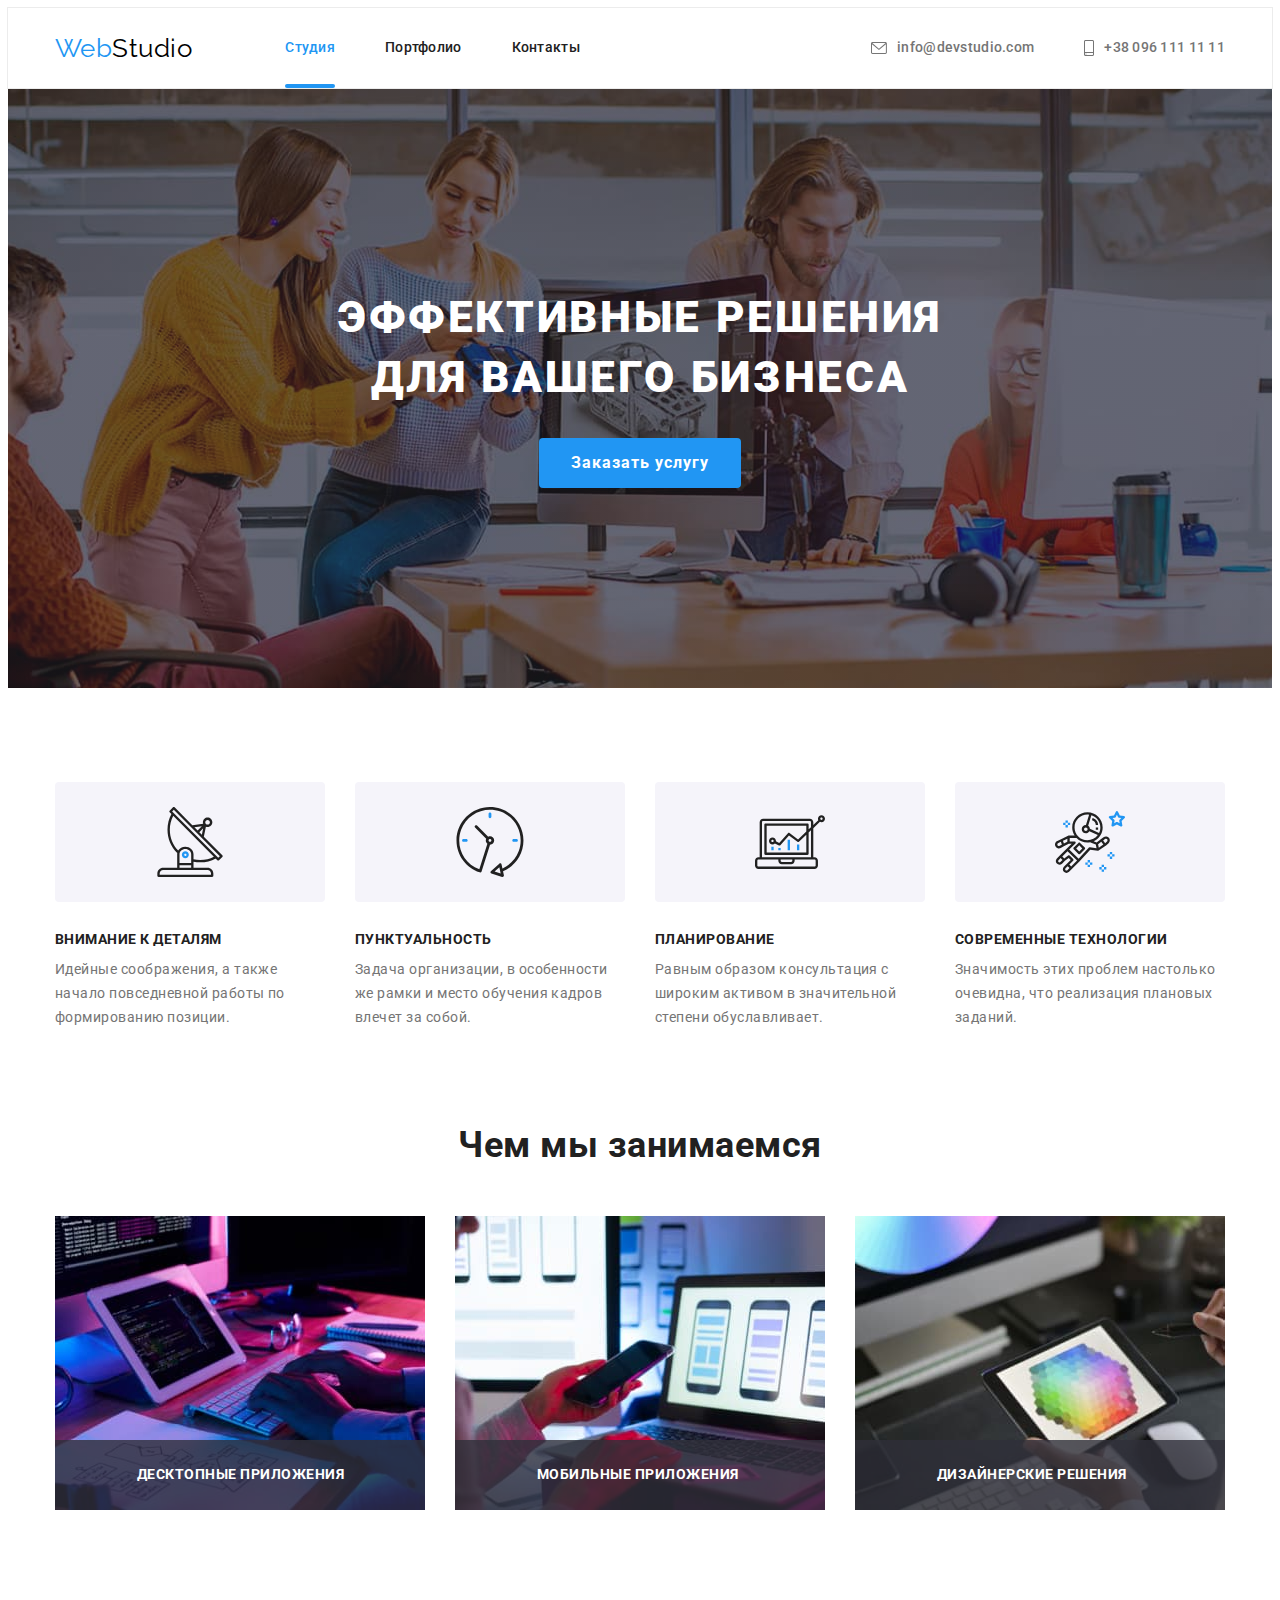
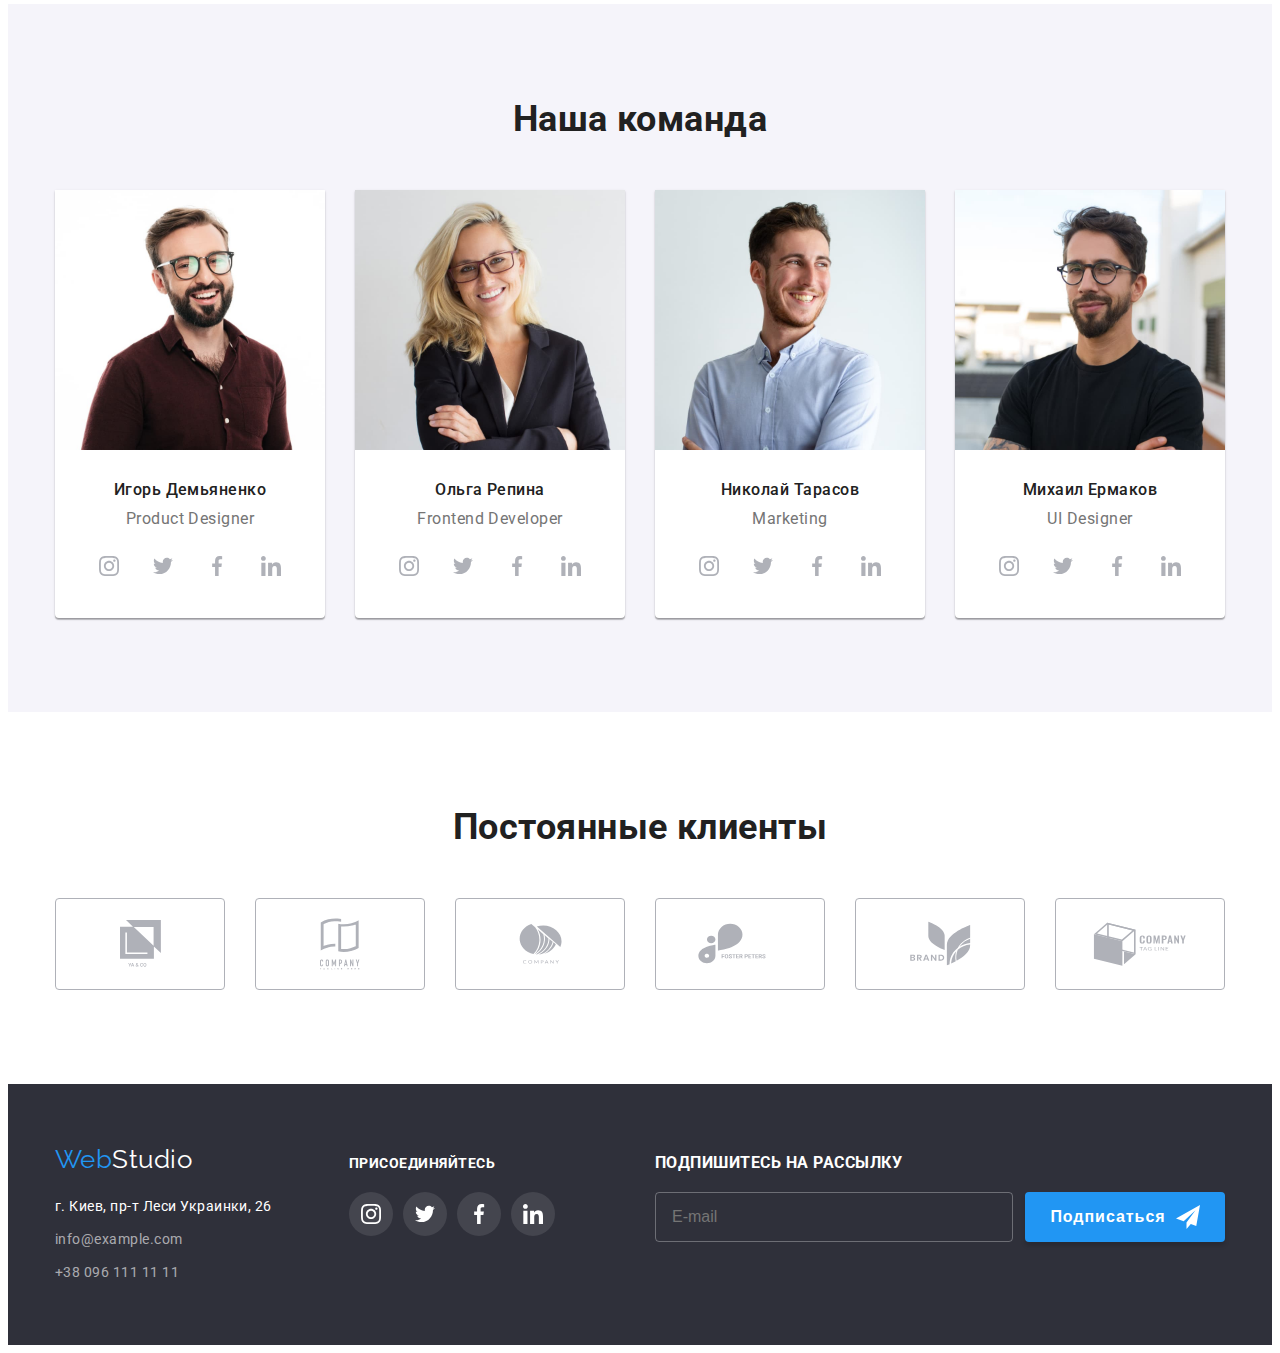
<file: index.html>
<!DOCTYPE html>
<html lang="ru">
<head>
    <meta charset="UTF-8">
    <meta http-equiv="X-UA-Compatible" content="IE=edge">
    <meta name="viewport" content="width=device-width, initial-scale=1.0">
    <title>WebStudio</title>
    <link href="https://fonts.googleapis.com/css2?family=Raleway:wght@700&family=Roboto:wght@400;500;700;900&display=swap" rel="stylesheet">
    <link rel="stylesheet" href="https://cdnjs.cloudflare.com/ajax/libs/modern-normalize/1.1.0/modern-normalize.min.css"
        integrity="sha512-wpPYUAdjBVSE4KJnH1VR1HeZfpl1ub8YT/NKx4PuQ5NmX2tKuGu6U/JRp5y+Y8XG2tV+wKQpNHVUX03MfMFn9Q=="
        crossorigin="anonymous" referrerpolicy="no-referrer" />
    <link rel="stylesheet" href="./css/main.min.css">
</head>
<body>
    <header class="header">
        <div class="container main-nav">
            <nav class="main-nav">
                <a href="./index.html" class="logo">
                    <span class="accent">Web</span>Studio
                </a>
                <ul class="site-nav">
                    <li class="item">
                        <a href="./index.html" class="link current">Студия</a>
                    </li>
                    <li class="item">
                        <a href="./portfolio.html" class="link">Портфолио</a>
                    </li>
                    <li class="item">
                        <a href="/" class="link">Контакты</a>
                    </li>
                </ul>
            </nav>
            <ul class="contacts">
                <li class="item">
                    <a href="mailto:info@devstudio.com" class="link">
                        <svg class="icon-contacts" width="16" height="12" aria-hidden="true">
                            <use href="./images/icons.svg#envelope"></use>
                        </svg>
                        info@devstudio.com
                    </a>
                </li>
                <li class="item">
                    <a href="tel:+380961111111" class="link">
                        <svg class="icon-contacts" width="10" height="16" aria-hidden="true">
                            <use href="./images/icons.svg#smartphone"></use>
                        </svg>
                        +38 096 111 11 11
                    </a>
                </li>
            </ul>
        </div>
    </header>
    <main>
        <section class="section hero">
            <div class="container">
                <h1 class="hero-title">Эффективные решения для вашего бизнеса</h1>
                <button data-modal-open type="button" class="button">Заказать услугу</button>
            </div>
        </section>
        <section class="section">
            <div class="container">
                <h2 class="visually-hidden">Особенности</h2>
                <ul class="peculiarities">
                    <li class="item">
                        <div class="thumb">
                            <svg class="icon-details" width="70" height="70">
                                <use href="./images/icons.svg#antenna"></use>
                            </svg>
                        </div>
                        <h3 class="title">Внимание к деталям</h3>
                        <p class="text">
                            Идейные соображения, а также начало повседневной работы по формированию позиции.
                        </p>
                    </li>
                    <li class="item">
                        <div class="thumb">
                            <svg class="icon-details" width="70" height="70">
                                <use href="./images/icons.svg#clock"></use>
                            </svg>
                        </div>
                        <h3 class="title">Пунктуальность</h3>
                        <p class="text">
                            Задача организации, в особенности же рамки и место обучения кадров влечет за собой.
                        </p>
                    </li>
                    <li class="item">
                        <div class="thumb">
                            <svg class="icon-details" width="70" height="70">
                                <use href="./images/icons.svg#diagram"></use>
                            </svg>
                        </div>
                        <h3 class="title">Планирование</h3>
                        <p class="text">
                            Равным образом консультация с широким активом в значительной степени обуславливает.
                        </p>
                    </li>
                    <li class="item">
                        <div class="thumb">
                            <svg class="icon-details" width="70" height="70">
                                <use href="./images/icons.svg#astronaut"></use>
                            </svg>
                        </div>
                        <h3 class="title">Современные технологии</h3>
                        <p class="text">
                            Значимость этих проблем настолько очевидна, что реализация плановых заданий.
                        </p>
                    </li>
                </ul>
            </div>
        </section>
        <section class="section image">
            <div class="container">
                <h2 class="section-title">Чем мы занимаемся</h2>
                <ul class="picture">
                    <li class="item">
                        <img src="./images/1.jpg" alt="Верстка" width="370">
                        <div class="picture-text">
                            <p class="picture-text-text">Десктопные приложения</p>
                        </div>
                    </li>
                    <li class="item">
                        <img src="./images/2.jpg" alt="Разработка моб. приложений" width="370">
                        <div class="picture-text">
                            <p class="picture-text-text">Мобильные приложения</p>
                        </div>
                    </li>
                    <li class="item">
                        <img src="./images/3.jpg" alt="Робота за ПК" width="370">
                        <div class="picture-text">
                            <p class="picture-text-text">Дизайнерские решения</p>
                        </div>
                    </li>
                </ul>
            </div>
        </section>
        <section class="section team">
            <div class="container">
                <h2 class="team-title">Наша команда</h2>
                <ul class="work-list">
                    <li class="item">
                        <article class="card">
                            <div class="card-thumb">
                                <img src="./images/4.jpg" alt="работник1" width="270">
                            </div>
                            <div class="card-content">
                                <h3 class="title">Игорь Демьяненко</h3>
                                <p class="team-text">Product Designer</p>
                                <ul class="card-icon">
                                    <li class="item-team">
                                        <a class="link" href="#">
                                            <svg class="icon-team" width="20" height="20" aria-label="Ссылка на Instagram">
                                                <use href="./images/icons.svg#instagram"></use>
                                            </svg>
                                        </a>
                                    </li>
                                    <li class="item-team">
                                        <a class="link" href="#">
                                            <svg class="icon-team" width="20" height="20" aria-label="Ссылка на Twitter">
                                                <use href="./images/icons.svg#twitter"></use>
                                            </svg>
                                        </a>
                                    </li>
                                    <li class="item-team">
                                        <a class="link" href="#">
                                            <svg class="icon-team" width="20" height="20" aria-label="Ссылка на Facebook">
                                                <use href="./images/icons.svg#facebook"></use>
                                            </svg>
                                        </a>
                                    </li>
                                    <li class="item-team">
                                        <a class="link" href="#">
                                            <svg class="icon-team" width="20" height="20" aria-label="Ссылка на Linkedin">
                                                <use href="./images/icons.svg#linkedin"></use>
                                            </svg>
                                        </a>
                                    </li>
                                </ul>
                            </div>
                        </article>
                    </li>
                    <li class="item">
                        <article class="card">
                            <div class="card-thumb">
                                <img src="./images/5.jpg" alt="работник2" width="270">
                            </div>
                            <div class="card-content">
                                <h3 class="title">Ольга Репина</h3>
                                <p class="team-text">Frontend Developer</p>
                                <ul class="card-icon">
                                    <li class="item-team">
                                        <a class="link" href="#">
                                            <svg class="icon-team" width="20" height="20" aria-label="Ссылка на Instagram">
                                                <use href="./images/icons.svg#instagram"></use>
                                            </svg>
                                        </a>
                                    </li>
                                    <li class="item-team">
                                        <a class="link" href="#">
                                            <svg class="icon-team" width="20" height="20" aria-label="Ссылка на Twitter">
                                                <use href="./images/icons.svg#twitter"></use>
                                            </svg>
                                        </a>
                                    </li>
                                    <li class="item-team">
                                        <a class="link" href="#">
                                            <svg class="icon-team" width="20" height="20" aria-label="Ссылка на Facebook">
                                                <use href="./images/icons.svg#facebook"></use>
                                            </svg>
                                        </a>
                                    </li>
                                    <li class="item-team">
                                        <a class="link" href="#">
                                            <svg class="icon-team" width="20" height="20" aria-label="Ссылка на Linkedin">
                                                <use href="./images/icons.svg#linkedin"></use>
                                            </svg>
                                        </a>
                                    </li>
                                </ul>
                            </div>
                        </article>
                    </li>
                    <li class="item">
                        <article class="card">
                            <div class="card-thumb">
                                <img src="./images/6.jpg" alt="работник3" width="270">
                            </div>
                            <div class="card-content">
                                <h3 class="title">Николай Тарасов</h3>
                                <p class="team-text">Marketing</p>
                                <ul class="card-icon">
                                    <li class="item-team">
                                        <a class="link" href="#">
                                            <svg class="icon-team" width="20" height="20" aria-label="Ссылка на Instagram">
                                                <use href="./images/icons.svg#instagram"></use>
                                            </svg>
                                        </a>
                                    </li>
                                    <li class="item-team">
                                        <a class="link" href="#">
                                            <svg class="icon-team" width="20" height="20" aria-label="Ссылка на Twitter">
                                                <use href="./images/icons.svg#twitter"></use>
                                            </svg>
                                        </a>
                                    </li>
                                    <li class="item-team">
                                        <a class="link" href="#">
                                            <svg class="icon-team" width="20" height="20" aria-label="Ссылка на Facebook">
                                                <use href="./images/icons.svg#facebook"></use>
                                            </svg>
                                        </a>
                                    </li>
                                    <li class="item-team">
                                        <a class="link" href="#">
                                            <svg class="icon-team" width="20" height="20" aria-label="Ссылка на Linkedin">
                                                <use href="./images/icons.svg#linkedin"></use>
                                            </svg>
                                        </a>
                                    </li>
                                </ul>
                            </div>
                        </article>
                    </li>
                    <li class="item">
                        <article class="card">
                            <div class="card-thumb">
                                <img src="./images/7.jpg" alt="работник4" width="270">
                            </div>
                            <div class="card-content">
                                <h3 class="title">Михаил Ермаков</h3>
                                <p class="team-text">UI Designer</p>
                                <ul class="card-icon">
                                    <li class="item-team">
                                        <a class="link" href="#">
                                            <svg class="icon-team" width="20" height="20" aria-label="Ссылка на Instagram">
                                                <use href="./images/icons.svg#instagram"></use>
                                            </svg>
                                        </a>
                                    </li>
                                    <li class="item-team">
                                        <a class="link" href="#">
                                            <svg class="icon-team" width="20" height="20" aria-label="Ссылка на Twitter">
                                                <use href="./images/icons.svg#twitter"></use>
                                            </svg>
                                        </a>
                                    </li>
                                    <li class="item-team">
                                        <a class="link" href="#">
                                            <svg class="icon-team" width="20" height="20" aria-label="Ссылка на Facebook">
                                                <use href="./images/icons.svg#facebook"></use>
                                            </svg>
                                        </a>
                                    </li>
                                    <li class="item-team">
                                        <a class="link" href="#">
                                            <svg class="icon-team" width="20" height="20" aria-label="Ссылка на Linkedin">
                                                <use href="./images/icons.svg#linkedin"></use>
                                            </svg>
                                        </a>
                                    </li>
                                </ul>
                            </div>
                        </article>
                    </li>
                </ul>
            </div>
        </section>
        <section class="section clients">
            <div class="container">
                <h2 class="clients-title">Постоянные клиенты</h2>
                <ul class="company">
                    <li class="item">
                        <a class="link" href="#">
                            <svg class="icon-clients" width="41" height="47">
                                <use href="./images/icons.svg#client1"></use>
                            </svg>
                        </a>
                    </li>
                    <li class="item">
                        <a class="link" href="#">
                            <svg class="icon-clients" width="40" height="52">
                                <use href="./images/icons.svg#client2"></use>
                            </svg>
                        </a>
                    </li>
                    <li class="item">
                        <a class="link" href="#">
                            <svg class="icon-clients" width="43" height="41">
                                <use href="./images/icons.svg#client3"></use>
                            </svg>
                        </a>
                    </li>
                    <li class="item">
                        <a class="link" href="#">
                            <svg class="icon-clients" width="84" height="41">
                                <use href="./images/icons.svg#client4"></use>
                            </svg>
                        </a>
                    </li>
                    <li class="item">
                        <a class="link" href="#">
                            <svg class="icon-clients" width="63" height="45">
                                <use href="./images/icons.svg#client5"></use>
                            </svg>
                        </a>
                    </li>
                    <li class="item">
                        <a class="link" href="#">
                            <svg class="icon-clients" width="94" height="44">
                                <use href="./images/icons.svg#client6"></use>
                            </svg>
                        </a>
                    </li>
                </ul>
            </div>
        </section>
    </main>
    <footer class="footer">
        <div class="container address">
            <div class="footer-address">
                <a href="./index.html" class="logo-white"><span class="accent">Web</span>Studio</a>
                <address class="address">
                    <ul class="address-nav">
                        <li class="item"><a class="link-nav" href="https://bit.ly/3pXMvUd" target="_blank"
                                rel="noopener noreferrer">г.
                                Киев, пр-т
                                Леси Украинки, 26</a></li>
                        <li class="item"><a class="link" href="mailto:info@devstudio.com">info@example.com</a></li>
                        <li class="item"><a class="link" href="tel:+380961111111">+38 096 111 11 11</a></li>
                    </ul>
                </address>
            </div>
            <div class="footer-container">
                <h3 class="title">присоединяйтесь</h3>
                <ul class="social">
                    <li class="item-social">
                        <a class="link" href="#">
                            <svg class="icon-social" width="20" height="20" aria-label="Ссылка на Instagram">
                                <use href="./images/icons.svg#instagram"></use>
                            </svg>
                        </a>
                    </li>
                    <li class="item-social">
                        <a class="link" href="#">
                            <svg class="icon-social" width="20" height="20" aria-label="Ссылка на Twitter">
                                <use href="./images/icons.svg#twitter"></use>
                            </svg>
                        </a>
                    </li>
                    <li class="item-social">
                        <a class="link" href="#">
                            <svg class="icon-social" width="20" height="20" aria-label="Ссылка на Facebook">
                                <use href="./images/icons.svg#facebook"></use>
                            </svg>
                        </a>
                    </li>
                    <li class="item-social">
                        <a class="link" href="#">
                            <svg class="icon-social" width="20" height="20" aria-label="Ссылка на Linkedin">
                                <use href="./images/icons.svg#linkedin"></use>
                            </svg>
                        </a>
                    </li>
                </ul>
            </div>
            <div class="form-footer">
                <b class="form-title">Подпишитесь на рассылку</b>
                <form class="form-subscription">
                    <input class="input-subscription" type="email" name="email" id="email" placeholder="E-mail" />
                    <button class="button-subscription" type="submit">
                        Подписаться
                        <svg class="icon-form" width="24" height="24" aria-hidden="true">
                            <use href="./images/icons.svg#send"></use>
                        </svg>
                    </button>
                </form>
            </div>
        </div>
    </footer>

    <div class="backdrop is-hidden" data-modal>
        <div class="modal">
            <button data-modal-close type="button" class="modal-item">
                <svg class="icon-modal" width="18" height="18" aria-hidden="true">
                    <use href="./images/icons.svg#close"></use>
                </svg>
            </button>
            <form class="form-modal" name="data" autocomplete="on">
                <strong class="form-modal-title">Оставьте свои данные, мы вам перезвоним</strong>
                <div role="group" class="form-group-field">
                    <label class="form-label" for="user-name">Имя</label>
                    <div class="form-field">
                        <svg class="icon-input" width="18" height="18" aria-hidden="true">
                            <use href="./images/icons.svg#person"></use>
                        </svg>
                        <input class="form-input" type="text" name="user-name" id="user-name" minlength="3" placeholder=" "
                            required autofocus>
                    </div>
                    <label class="form-label" for="user-phone">Телефон</label>
                    <div class="form-field">
                        <svg class="icon-input" width="18" height="18" aria-hidden="true">
                            <use href="./images/icons.svg#phone"></use>
                        </svg>
                        <input class="form-input" type="tel" name="user-phone" id="user-phone" pattern=" " placeholder=""
                            required>
                    </div>
                    <label class="form-label" for="user-email">Почта</label>
                    <div class="form-field">
                        <svg class="icon-input" width="18" height="18" aria-hidden="true">
                            <use href="./images/icons.svg#email"></use>
                        </svg>
                        <input class="form-input" type="email" name="user-email" id="user-email" placeholder=" " required>
                    </div>
                    <label class="form-label" for="user-notes">Комментарий</label>
                    <textarea class="form-textarea" name="user-notes" id="user-notes" rows="3"
                        placeholder="Введите текст"></textarea>
                </div>
                <label class="form-contract-label">
                    <input class="checkbox visually-hidden" type="checkbox" name="user-contract" required> Соглашаюсь с
                    рассылкой и принимаю&nbsp;
                    <a class="form-contract-link" href="#">Условия договора</a>
                    <svg class="icon-contract-check" width="16" height="15" aria-hidden="true">
                        <use href="./images/icons.svg#check"></use>
                    </svg>
                    <svg class="icon-contract-checked" width="16" height="15" aria-hidden="true">
                        <use href="./images/icons.svg#checked"></use>
                    </svg>
                </label>
                <button class="form-modal-btn" type="submit">Отправить</button>
            </form>
        </div>
    </div>
    <script src="./js/modal.js"></script>
</body>
</html>
</file>
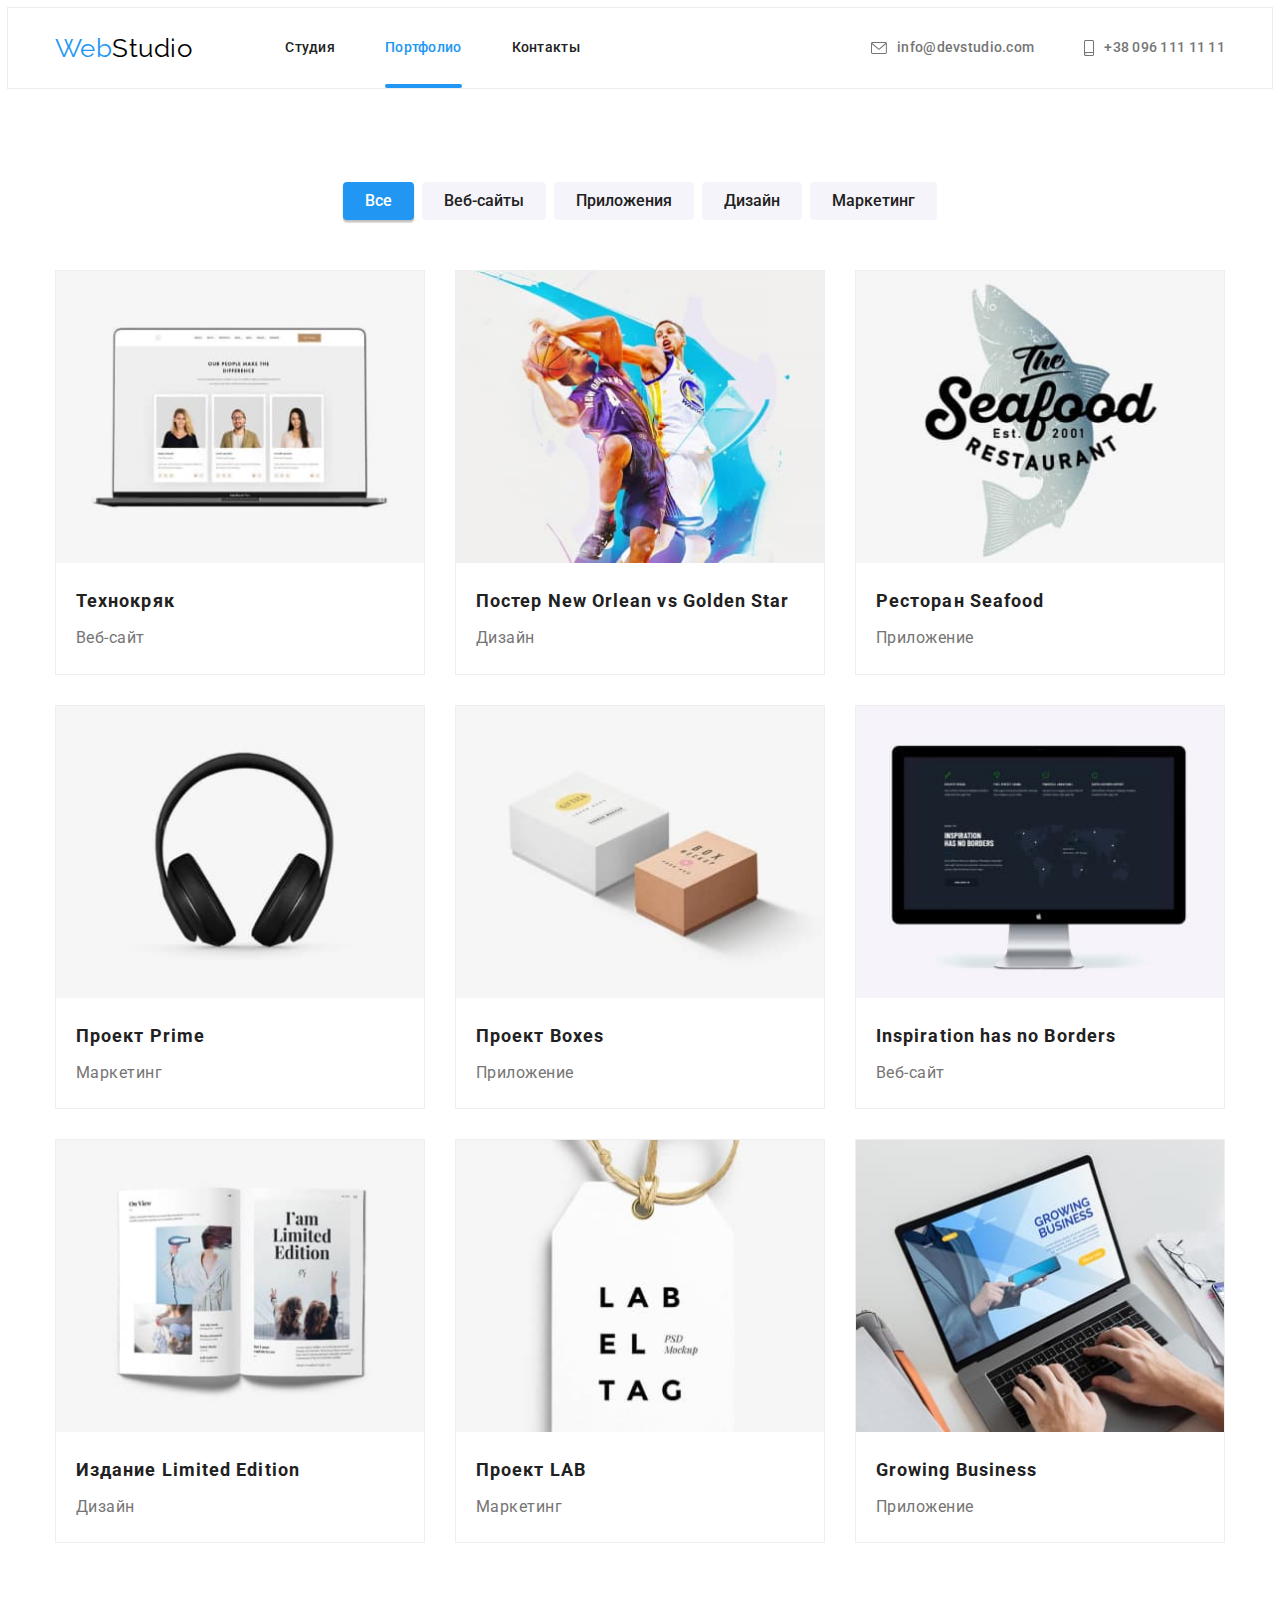
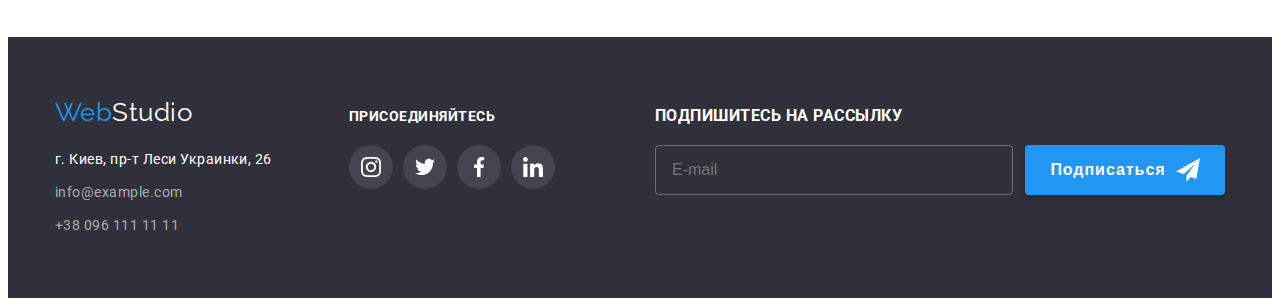
<file: portfolio.html>
<!DOCTYPE html>
<html lang="ru">
<head>
    <meta charset="UTF-8">
    <meta http-equiv="X-UA-Compatible" content="IE=edge">
    <meta name="viewport" content="width=device-width, initial-scale=1.0">
    <title>WebStudio</title>
    <link href="https://fonts.googleapis.com/css2?family=Raleway:wght@700&family=Roboto:wght@400;500;700&display=swap" rel="stylesheet">
    <link rel="stylesheet" href="https://cdnjs.cloudflare.com/ajax/libs/modern-normalize/1.1.0/modern-normalize.min.css"
        integrity="sha512-wpPYUAdjBVSE4KJnH1VR1HeZfpl1ub8YT/NKx4PuQ5NmX2tKuGu6U/JRp5y+Y8XG2tV+wKQpNHVUX03MfMFn9Q=="
        crossorigin="anonymous" referrerpolicy="no-referrer" />
    <link rel="stylesheet" href="./css/main.min.css">
</head>
<body>
    <header class="header">
        <div class="container main-nav">
            <nav class="main-nav">
                <a href="./index.html" class="logo">
                    <span class="accent">Web</span>Studio
                </a>
                <ul class="site-nav">
                    <li class="item">
                        <a href="./index.html" class="link">Студия</a>
                    </li>
                    <li class="item">
                        <a href="./portfolio.html" class="link current">Портфолио</a>
                    </li>
                    <li class="item">
                        <a href="/" class="link">Контакты</a>
                    </li>
                </ul>
            </nav>
            <ul class="contacts">
                <li class="item">
                    <a href="mailto:info@devstudio.com" class="link">
                        <svg class="icon-contacts" width="16" height="12" aria-hidden="true">
                            <use href="./images/icons.svg#envelope"></use>
                        </svg>
                        info@devstudio.com
                    </a>
                </li>
                <li class="item">
                    <a href="tel:+380961111111" class="link">
                        <svg class="icon-contacts" width="10" height="16" aria-hidden="true">
                            <use href="./images/icons.svg#smartphone"></use>
                        </svg>
                        +38 096 111 11 11
                    </a>
                </li>
            </ul>
        </div>
    </header>
    <main>
        <section class="section portf">
            <div class="container">
                <h1 class="visually-hidden">Меню</h1>
                <ul class="button-menu">
                    <li class="item">
                        <button type="button" class="button-potrf active">Все</button>
                    </li>
                    <li class="item">
                        <button type="button" class="button-potrf">Веб-сайты</button>
                    </li>
                    <li class="item">
                        <button type="button" class="button-potrf">Приложения</button>
                    </li>
                    <li class="item">
                        <button type="button" class="button-potrf">Дизайн</button>
                    </li>
                    <li class="item">
                        <button type="button" class="button-potrf">Маркетинг</button>
                    </li>
                </ul>
                <ul class="content">
                    <li class="item-portf">
                        <a class="card-portf" href="#">
                            <div class="card-thumb">
                                <img src="./images/P1.jpg" alt="ноутбук с веб-сайтом" width="370" height="294">
                                <div class="content-text">
                                    <span class="content-text-text">
                                        Ресурс предлагает комплексные предложения с разным уровнем функционала и сервисов. Все это позволит посетителю 
                                        получить исчерпывающие сведения о компании или частном лице.
                                    </span>
                                </div>
                            </div>
                            <div class="card-context">
                                <h3 class="title">Технокряк</h3>
                                <p class="context">Веб-сайт</p>
                            </div>
                        </a>
                    </li>
                    <li class="item-portf">
                        <a class="card-portf" href="#">
                            <div class="card-thumb">
                                <img src="./images/P2.jpg" alt="два баскетбольных игрока" width="370" height="294">
                                <div class="content-text">
                                    <span class="content-text-text">
                                        Ресурс предлагает комплексные предложения с разным уровнем функционала и сервисов. Все это позволит посетителю 
                                        получить исчерпывающие сведения о компании или частном лице.
                                    </span>
                                </div>
                            </div>
                            <div class="card-context">
                                <h3 class="title">Постер New Orlean vs Golden Star</h3>
                                <p class="context">Дизайн</p>
                            </div>
                        </a>
                    </li>
                    <li class="item-portf">
                        <a class="card-portf" href="#">
                            <div class="card-thumb">
                                <img src="./images/P3.jpg" alt="рыба" width="370" height="294">
                                <div class="content-text">
                                    <span class="content-text-text">
                                        Ресурс предлагает комплексные предложения с разным уровнем функционала и сервисов. Все это позволит посетителю 
                                        получить исчерпывающие сведения о компании или частном лице.
                                    </span>
                                </div>
                            </div>
                            <div class="card-context">
                                <h3 class="title">Ресторан Seafood</h3>
                                <p class="context">Приложение</p>
                            </div>
                        </a>
                    </li>
                    <li class="item-portf">
                        <a class="card-portf" href="#">
                            <div class="card-thumb">
                                <img src="./images/P4.jpg" alt="наушники" width="370" height="294">
                                <div class="content-text">
                                    <span class="content-text-text">
                                        Ресурс предлагает комплексные предложения с разным уровнем функционала и сервисов. Все это позволит посетителю
                                        получить исчерпывающие сведения о компании или частном лице.
                                    </span>
                                </div>
                            </div>
                            <div class="card-context">
                                <h3 class="title">Проект Prime</h3>
                                <p class="context">Маркетинг</p>
                            </div>
                        </a>
                    </li>
                    <li class="item-portf">
                        <a class="card-portf" href="#">
                            <div class="card-thumb">
                                <img src="./images/P5.jpg" alt="коробки" width="370" height="294">
                                <div class="content-text">
                                    <span class="content-text-text">
                                        Ресурс предлагает комплексные предложения с разным уровнем функционала и сервисов. Все это позволит посетителю
                                        получить исчерпывающие сведения о компании или частном лице.
                                    </span>
                                </div>
                            </div>
                            <div class="card-context">
                                <h3 class="title">Проект Boxes</h3>
                                <p class="context">Приложение</p>
                            </div>
                        </a>
                    </li>
                    <li class="item-portf">
                        <a class="card-portf" href="#">
                            <div class="card-thumb">
                                <img src="./images/P6.jpg" alt="монитор" width="370" height="294">
                                <div class="content-text">
                                    <span class="content-text-text">
                                        Ресурс предлагает комплексные предложения с разным уровнем функционала и сервисов. Все это позволит посетителю
                                        получить исчерпывающие сведения о компании или частном лице.
                                    </span>
                                </div>
                            </div>
                            <div class="card-context">
                                <h3 class="title">Inspiration has no Borders</h3>
                                <p class="context">Веб-сайт</p>
                            </div>
                        </a>
                    </li>
                    <li class="item-portf">
                        <a class="card-portf" href="#">
                            <div class="card-thumb">
                                <img src="./images/P7.jpg" alt="журнал" width="370" height="294">
                                <div class="content-text">
                                    <span class="content-text-text">
                                        Ресурс предлагает комплексные предложения с разным уровнем функционала и сервисов. Все это позволит посетителю
                                        получить исчерпывающие сведения о компании или частном лице.
                                    </span>
                                </div>
                            </div>
                            <div class="card-context">
                                <h3 class="title">Издание Limited Edition</h3>
                                <p class="context">Дизайн</p>
                            </div>
                        </a>
                    </li>
                    <li class="item-portf">
                        <a class="card-portf" href="#">
                            <div class="card-thumb">
                                <img src="./images/P8.jpg" alt="бирка" width="370" height="294">
                                <div class="content-text">
                                    <span class="content-text-text">
                                        Ресурс предлагает комплексные предложения с разным уровнем функционала и сервисов. Все это позволит посетителю
                                        получить исчерпывающие сведения о компании или частном лице.
                                    </span>
                                </div>
                            </div>
                            <div class="card-context">
                                <h3 class="title">Проект LAB</h3>
                                <p class="context">Маркетинг</p>
                            </div>
                        </a>
                    </li>
                    <li class="item-portf">
                        <a class="card-portf" href="#">
                            <div class="card-thumb">
                                <img src="./images/P9.jpg" alt="ноутбук с веб-сайтом" width="370" height="294">
                                <div class="content-text">
                                    <span class="content-text-text">
                                        Ресурс предлагает комплексные предложения с разным уровнем функционала и сервисов. Все это позволит посетителю
                                        получить исчерпывающие сведения о компании или частном лице.
                                    </span>
                                </div>
                            </div>
                            <div class="card-context">
                                <h3 class="title">Growing Business</h3>
                                <p class="context">Приложение</p>
                            </div>
                        </a>
                    </li>
                </ul>
            </div>
        </section>
    </main>
    <footer class="footer">
        <div class="container address">
            <div class="footer-address">
                <a href="./index.html" class="logo-white"><span class="accent">Web</span>Studio</a>
                <address class="address">
                    <ul class="address-nav">
                        <li class="item"><a class="link-nav" href="https://bit.ly/3pXMvUd" target="_blank"
                                rel="noopener noreferrer">г.
                                Киев, пр-т
                                Леси Украинки, 26</a></li>
                        <li class="item"><a class="link" href="mailto:info@devstudio.com">info@example.com</a></li>
                        <li class="item"><a class="link" href="tel:+380961111111">+38 096 111 11 11</a></li>
                    </ul>
                </address>
            </div>
            <div class="footer-container">
                <h3 class="title">присоединяйтесь</h3>
                <ul class="social">
                    <li class="item-social">
                        <a class="link" href="#">
                            <svg class="icon-social" width="20" height="20" aria-label="Ссылка на Instagram">
                                <use href="./images/icons.svg#instagram"></use>
                            </svg>
                        </a>
                    </li>
                    <li class="item-social">
                        <a class="link" href="#">
                            <svg class="icon-social" width="20" height="20" aria-label="Ссылка на Twitter">
                                <use href="./images/icons.svg#twitter"></use>
                            </svg>
                        </a>
                    </li>
                    <li class="item-social">
                        <a class="link" href="#">
                            <svg class="icon-social" width="20" height="20" aria-label="Ссылка на Facebook">
                                <use href="./images/icons.svg#facebook"></use>
                            </svg>
                        </a>
                    </li>
                    <li class="item-social">
                        <a class="link" href="#">
                            <svg class="icon-social" width="20" height="20" aria-label="Ссылка на Linkedin">
                                <use href="./images/icons.svg#linkedin"></use>
                            </svg>
                        </a>
                    </li>
                </ul>
            </div>
            <div class="form-footer">
                <b class="form-title">Подпишитесь на рассылку</b>
                <form class="form-subscription">
                    <input class="input-subscription" type="email" name="email" id="email" placeholder="E-mail" />
                    <button class="button-subscription" type="submit">
                        Подписаться
                        <svg class="icon-form" width="24" height="24" aria-hidden="true">
                            <use href="./images/icons.svg#send"></use>
                        </svg>
                    </button>
                </form>
            </div>
        </div>
    </footer>
</body>
</html>
</file>
<file: css/main.min.css>
:root{--primary-text-color: #757575;--title-text-color: #212121;--accent-color: #2196F3;--button-hover-color: #188CE8;--primary-white-color: #FFFFFF;--secondary-white-color: #F5F4FA;--address-link-color: rgba(255, 255, 255, 0.6);--logo-color: #000000;--herofooter-bg-color: #2F303A;--icons-primary-color: #afb1b8;--footer-social-color: rgba(255, 255, 255, 10%)}.visually-hidden{position:absolute;width:1px;height:1px;margin:-1px;border:0;padding:0;white-space:nowrap;-webkit-clip-path:inset(100%);clip-path:inset(100%);clip:rect(0 0 0 0);overflow:hidden}body{font-family:Roboto,sans-serif;letter-spacing:.03em;color:var(--primary-text-color);background-color:var(--primary-white-color)}h1,h2,h3,p,ul,li{margin:0}ul,li{list-style:none;text-decoration:none;padding:0}img{display:block;max-width:100%;height:auto}a{text-decoration:none;color:inherit}address{font-style:normal}html{-webkit-box-sizing:border-box;box-sizing:border-box}*,*::after,*::before{-webkit-box-sizing:inherit;box-sizing:inherit}.container{width:1200px;padding-left:15px;padding-right:15px;margin:0 auto}.backdrop{position:fixed;top:0;left:0;width:100%;height:100%;background-color:rgba(0,0,0,.2);z-index:1;opacity:1;-webkit-transition:opacity 250ms cubic-bezier(0.4, 0, 0.2, 1),visibility 250ms cubic-bezier(0.4, 0, 0.2, 1);transition:opacity 250ms cubic-bezier(0.4, 0, 0.2, 1),visibility 250ms cubic-bezier(0.4, 0, 0.2, 1)}.backdrop.is-hidden{opacity:0;pointer-events:none;visibility:hidden}.backdrop.is-hidden .modal{-webkit-transform:translate(-50%, -50%) scale(0.9);transform:translate(-50%, -50%) scale(0.9)}.modal{display:-webkit-box;display:-ms-flexbox;display:flex;position:absolute;top:50%;left:50%;padding:40px;min-height:581px;min-width:528px;background-color:var(--primary-white-color);-webkit-box-shadow:0px 1px 3px rgba(0,0,0,.12),0px 1px 1px rgba(0,0,0,.14),0px 2px 1px rgba(0,0,0,.2);box-shadow:0px 1px 3px rgba(0,0,0,.12),0px 1px 1px rgba(0,0,0,.14),0px 2px 1px rgba(0,0,0,.2);border-radius:4px;-webkit-transform:translate(-50%, -50%) scale(1);transform:translate(-50%, -50%) scale(1);-webkit-transition:-webkit-transform 250ms cubic-bezier(0.4, 0, 0.2, 1);transition:-webkit-transform 250ms cubic-bezier(0.4, 0, 0.2, 1);transition:transform 250ms cubic-bezier(0.4, 0, 0.2, 1);transition:transform 250ms cubic-bezier(0.4, 0, 0.2, 1), -webkit-transform 250ms cubic-bezier(0.4, 0, 0.2, 1)}.modal-item{display:-webkit-box;display:-ms-flexbox;display:flex;position:absolute;top:8px;right:8px;width:30px;height:30px;border-radius:50%;-webkit-box-align:center;-ms-flex-align:center;align-items:center;-webkit-box-pack:center;-ms-flex-pack:center;justify-content:center;background-color:inherit;border:1px solid rgba(0,0,0,.1);cursor:pointer}.modal-item:hover .icon-modal,.modal-item:focus .icon-modal{fill:var(--accent-color)}.icon-modal{position:absolute;fill:var(--logo-color);-webkit-transition:fill 250ms cubic-bezier(0.4, 0, 0.2, 1);transition:fill 250ms cubic-bezier(0.4, 0, 0.2, 1)}.form-modal{display:-webkit-box;display:-ms-flexbox;display:flex;-webkit-box-orient:vertical;-webkit-box-direction:normal;-ms-flex-direction:column;flex-direction:column;-webkit-box-align:center;-ms-flex-align:center;align-items:center;text-align:left;padding:0}.form-modal-title{font-weight:700;font-size:20px;line-height:1.15;text-align:center;color:var(--title-text-color);margin-bottom:12px}.form-group-field{width:100%;font-size:16px;line-height:1.125;margin-bottom:20px}.form-label{display:block;font-size:12px;line-height:1.17;letter-spacing:.01em;color:var(--primary-text-color);padding:0;margin-bottom:4px}.form-field{position:relative;width:100%;margin-bottom:10px}.form-field:focus-within>.icon-input{fill:var(--accent-color)}.icon-input{position:absolute;left:12px;top:50%;-webkit-transform:translateY(-50%);transform:translateY(-50%);width:18px;height:18px;fill:var(--title-text-color);-webkit-transition:fill 250ms cubic-bezier(0.4, 0, 0.2, 1);transition:fill 250ms cubic-bezier(0.4, 0, 0.2, 1)}.form-input{width:100%;min-height:40px;border:1px solid rgba(33,33,33,.2);border-radius:4px;padding-left:42px;color:var(--primary-text-color);-webkit-transition:border 250ms cubic-bezier(0.4, 0, 0.2, 1);transition:border 250ms cubic-bezier(0.4, 0, 0.2, 1)}.form-input:focus-within{border:1px solid #2196f3}.form-textarea{display:block;width:100%;min-height:120px;border:1px solid rgba(33,33,33,.2);border-radius:4px;color:var(--primary-text-color);padding:12px 16px;margin:0;resize:none;-webkit-transition:border 250ms cubic-bezier(0.4, 0, 0.2, 1);transition:border 250ms cubic-bezier(0.4, 0, 0.2, 1)}.form-textarea:focus-within{border:1px solid #2196f3}.form-textarea::-webkit-input-placeholder{color:rgba(117,117,117,.5)}.form-textarea::-moz-placeholder{color:rgba(117,117,117,.5)}.form-textarea:-ms-input-placeholder{color:rgba(117,117,117,.5)}.form-textarea::-ms-input-placeholder{color:rgba(117,117,117,.5)}.form-textarea::placeholder{color:rgba(117,117,117,.5)}.form-contract-label{position:relative;display:-webkit-box;display:-ms-flexbox;display:flex;-webkit-box-align:center;-ms-flex-align:center;align-items:center;margin-bottom:30px;padding-left:24px;line-height:1.71;color:var(--primary-text-color)}.form-contract-link{text-decoration:underline;color:var(--accent-color)}.icon-contract-check{position:absolute;left:0;top:50%;-webkit-transform:translateY(-50%);transform:translateY(-50%);opacity:1;-webkit-transition:opacity 250ms cubic-bezier(0.4, 0, 0.2, 1);transition:opacity 250ms cubic-bezier(0.4, 0, 0.2, 1)}.checkbox:checked~.icon-contract-check{opacity:0}.icon-contract-checked{position:absolute;left:0;top:50%;-webkit-transform:translateY(-50%);transform:translateY(-50%);opacity:0;fill:var(--accent-color);-webkit-transition:opacity 250ms cubic-bezier(0.4, 0, 0.2, 1);transition:opacity 250ms cubic-bezier(0.4, 0, 0.2, 1)}.form-contract-label:focus-within>.icon-contract-checked,.checkbox:checked~.icon-contract-checked{opacity:1}.checkbox:focus-visible~.icon-contract-checked{outline-offset:2px;outline:2px solid #000;border-radius:1px}.form-modal-btn{display:-webkit-box;display:-ms-flexbox;display:flex;-webkit-box-align:center;-ms-flex-align:center;align-items:center;-webkit-box-pack:center;-ms-flex-pack:center;justify-content:center;width:200px;height:50px;padding:0;font-weight:700;font-size:16px;line-height:1.875;letter-spacing:.06em;color:var(--primary-white-color);-webkit-box-shadow:0px 4px 4px rgba(0,0,0,.15);box-shadow:0px 4px 4px rgba(0,0,0,.15);background-color:var(--accent-color);border:none;border-radius:4px;cursor:pointer;-webkit-transition:background-color 250ms cubic-bezier(0.4, 0, 0.2, 1);transition:background-color 250ms cubic-bezier(0.4, 0, 0.2, 1)}.form-modal-btn:hover,.form-modal-btn:focus{background-color:var(--button-hover-color)}.section{padding-top:94px;padding-bottom:94px}.section-title,.team-title,.clients-title{margin-top:0;margin-bottom:50px;font-size:36px;line-height:1.17;text-align:center;color:var(--title-text-color)}.site-nav .link:hover,.site-nav .link:focus,.contacts .link:hover,.contacts .link:focus,.address-nav .link:hover,.address-nav .link:focus{color:var(--accent-color)}.button-menu .button-potrf.active,.button-potrf:hover,.button-potrf:focus{color:var(--primary-white-color);background-color:var(--accent-color);-webkit-box-shadow:0px 3px 1px rgba(0,0,0,.1),0px 1px 2px rgba(0,0,0,.08),0px 2px 2px rgba(0,0,0,.12);box-shadow:0px 3px 1px rgba(0,0,0,.1),0px 1px 2px rgba(0,0,0,.08),0px 2px 2px rgba(0,0,0,.12)}.header{outline:1px solid #ececec}.logo{font-family:Raleway;font-size:26px;line-height:1.19;color:var(--logo-color)}.accent{color:var(--accent-color)}.main-nav{display:-webkit-box;display:-ms-flexbox;display:flex;-webkit-box-align:center;-ms-flex-align:center;align-items:center}.site-nav{display:-webkit-box;display:-ms-flexbox;display:flex;margin-left:93px}.site-nav .link{display:block;padding-top:32px;padding-bottom:32px;font-weight:500;font-size:14px;line-height:1.14;letter-spacing:.02em;color:var(--title-text-color);-webkit-transition:color 250ms cubic-bezier(0.4, 0, 0.2, 1);transition:color 250ms cubic-bezier(0.4, 0, 0.2, 1)}.site-nav .item+.item{margin-left:50px}.site-nav .link.current{color:var(--accent-color)}.site-nav .link.current::after{position:absolute;display:block;content:"";bottom:0;right:0;width:100%;height:4px;border-radius:2px;background-color:#2196f3}.site-nav .item{position:relative}.contacts{display:-webkit-box;display:-ms-flexbox;display:flex;margin-left:auto}.contacts .item{fill:currentColor}.contacts .icon-contacts{margin-right:10px}.contacts .icon-contacts:hover{fill:var(--accent-color)}.contacts .link{display:-webkit-inline-box;display:-ms-inline-flexbox;display:inline-flex;-webkit-box-align:center;-ms-flex-align:center;align-items:center;padding-top:32px;padding-bottom:32px;font-weight:500;font-size:14px;line-height:1.14;letter-spacing:.02em;color:var(--primary-text-color);-webkit-transition:color 250ms cubic-bezier(0.4, 0, 0.2, 1);transition:color 250ms cubic-bezier(0.4, 0, 0.2, 1)}.contacts .item+.item{margin-left:50px}.hero{padding:200px 0;text-align:center;background-color:var(--herofooter-bg-color);max-width:1600px;margin-left:auto;margin-right:auto;background-image:-webkit-gradient(linear, left top, right top, from(rgba(47, 48, 58, 0.4)), to(rgba(47, 48, 58, 0.4))),url(../images/fon.jpg);background-image:linear-gradient(to right, rgba(47, 48, 58, 0.4), rgba(47, 48, 58, 0.4)),url(../images/fon.jpg);background-repeat:no-repeat;background-position:center;background-size:cover}.hero-title{width:696px;margin-left:auto;margin-right:auto;margin-top:0;margin-bottom:30px;font-weight:900;font-size:44px;line-height:1.36;letter-spacing:.06em;text-transform:uppercase;color:var(--primary-white-color)}.button{font-family:inherit;font-weight:700;font-size:16px;line-height:1.88;text-align:center;letter-spacing:.06em;color:var(--primary-white-color);background-color:var(--accent-color);padding:10px 32px;border-radius:4px;border:none;cursor:pointer;-webkit-transition:background-color 250ms cubic-bezier(0.4, 0, 0.2, 1);transition:background-color 250ms cubic-bezier(0.4, 0, 0.2, 1)}.button:hover,.button:focus{color:var(--primary-white-color);background-color:var(--button-hover-color)}.peculiarities{display:-webkit-box;display:-ms-flexbox;display:flex}.peculiarities .item{width:270px}.peculiarities .item+.item{margin-left:30px}.peculiarities .title{margin-top:0;margin-bottom:10px;font-size:14px;line-height:1.14;text-transform:uppercase;color:var(--title-text-color)}.thumb{display:-webkit-box;display:-ms-flexbox;display:flex;margin-bottom:30px;background-color:var(--secondary-white-color);border-radius:4px;height:120px;-webkit-box-align:center;-ms-flex-align:center;align-items:center;-webkit-box-pack:center;-ms-flex-pack:center;justify-content:center}.text{margin-top:0;margin-bottom:0;font-size:14px;line-height:1.71}.image{padding-top:0}.picture{display:-webkit-box;display:-ms-flexbox;display:flex;position:relative;width:370}.picture .item+.item{margin-left:30px}.picture-text{display:-webkit-box;display:-ms-flexbox;display:flex;position:absolute;padding:27px 82px;bottom:0;font-weight:700;font-size:14px;line-height:1.14;text-transform:uppercase;color:#fff;-webkit-box-pack:center;-ms-flex-pack:center;justify-content:center;-webkit-box-align:center;-ms-flex-align:center;align-items:center}.picture-text-text{margin:0}.picture .item::before{display:inline-block;position:absolute;content:"";width:370px;height:70px;bottom:0;background-color:rgba(47,48,58,.8)}.section.team{background-color:var(--secondary-white-color)}.work-list{display:-webkit-box;display:-ms-flexbox;display:flex;margin-left:-30px;margin-top:-30px}.work-list .item{-ms-flex-preferred-size:calc(25% - 30px);flex-basis:calc(25% - 30px);margin-left:30px;margin-top:30px;background-color:var(--primary-white-color);-webkit-box-shadow:0px 1px 3px rgba(0,0,0,.12),0px 1px 1px rgba(0,0,0,.14),0px 2px 1px rgba(0,0,0,.2);box-shadow:0px 1px 3px rgba(0,0,0,.12),0px 1px 1px rgba(0,0,0,.14),0px 2px 1px rgba(0,0,0,.2);border-radius:0px 0px 4px 4px}.work-list .title{margin-top:0;margin-bottom:10px;font-weight:500;font-size:16px;line-height:1.19;color:var(--title-text-color)}.card-content{padding:30px;text-align:center}.card-icon{display:-webkit-box;display:-ms-flexbox;display:flex;-webkit-box-pack:center;-ms-flex-pack:center;justify-content:center}.card-icon .link{display:-webkit-inline-box;display:-ms-inline-flexbox;display:inline-flex;-webkit-box-align:center;-ms-flex-align:center;align-items:center;-webkit-box-pack:center;-ms-flex-pack:center;justify-content:center;width:44px;height:44px;border-radius:50%;fill:var(--icons-primary-color);-webkit-transition:background-color 250ms cubic-bezier(0.4, 0, 0.2, 1),fill 250ms cubic-bezier(0.4, 0, 0.2, 1);transition:background-color 250ms cubic-bezier(0.4, 0, 0.2, 1),fill 250ms cubic-bezier(0.4, 0, 0.2, 1)}.card-icon .link:hover,.card-icon .link:focus{fill:var(--primary-white-color);background-color:var(--accent-color)}.card-icon .item-team+.item-team{margin-left:10px}.team-text{margin-top:0;margin-bottom:16px;font-size:16px;line-height:1.19}.company{display:-webkit-box;display:-ms-flexbox;display:flex}.company .link{display:-webkit-inline-box;display:-ms-inline-flexbox;display:inline-flex;border:1px solid var(--icons-primary-color);border-radius:4px;width:170px;height:92px;-webkit-box-align:center;-ms-flex-align:center;align-items:center;-webkit-box-pack:center;-ms-flex-pack:center;justify-content:center;fill:var(--icons-primary-color);-webkit-transition:border 250ms cubic-bezier(0.4, 0, 0.2, 1);transition:border 250ms cubic-bezier(0.4, 0, 0.2, 1)}.company .link:hover,.company .link:focus{border:1px solid var(--accent-color)}.company .link:hover .icon-clients,.company .link:hover .icon-clients,.company .link:focus .icon-clients,.company .link:focus .icon-clients{fill:var(--accent-color)}.company .link:hover .icon-clients,.company .link:focus .icon-clients{-webkit-transition:fill 250ms cubic-bezier(0.4, 0, 0.2, 1);transition:fill 250ms cubic-bezier(0.4, 0, 0.2, 1)}.company .item+.item{margin-left:30px}.footer{padding-top:60px;padding-bottom:60px;background-color:var(--herofooter-bg-color)}.logo-white{display:block;margin-bottom:20px;font-family:Raleway;font-size:26px;line-height:1.19;color:var(--primary-white-color)}.address{display:-webkit-box;display:-ms-flexbox;display:flex;-webkit-box-align:baseline;-ms-flex-align:baseline;align-items:baseline;-webkit-box-pack:justify;-ms-flex-pack:justify;justify-content:space-between}.address-nav .item+.item{margin-top:9px}.address-nav .link-nav{font-style:normal;font-size:14px;line-height:1.71;color:var(--primary-white-color)}.address-nav .link{font-style:normal;font-size:14px;line-height:1.71;color:var(--address-link-color);-webkit-transition:color 250ms cubic-bezier(0.4, 0, 0.2, 1);transition:color 250ms cubic-bezier(0.4, 0, 0.2, 1)}.footer-container{margin-left:70px}.footer-container .title{margin-top:0;margin-bottom:20px;font-weight:700;font-size:14px;line-height:1.14;text-transform:uppercase;color:var(--primary-white-color)}.social{display:-webkit-box;display:-ms-flexbox;display:flex}.social .link{display:-webkit-inline-box;display:-ms-inline-flexbox;display:inline-flex;-webkit-box-align:center;-ms-flex-align:center;align-items:center;-webkit-box-pack:center;-ms-flex-pack:center;justify-content:center;width:44px;height:44px;border-radius:50%;fill:var(--primary-white-color);background-color:var(--footer-social-color);-webkit-transition:background-color 250ms cubic-bezier(0.4, 0, 0.2, 1);transition:background-color 250ms cubic-bezier(0.4, 0, 0.2, 1)}.social .link:hover,.social .link:focus{background-color:var(--accent-color)}.social .item-social+.item-social{margin-left:10px}.form-footer{margin-left:93px;color:var(--primary-white-color)}.form-title{display:block;text-transform:uppercase;margin-bottom:20px}.form-subscription{display:-webkit-box;display:-ms-flexbox;display:flex;-webkit-box-align:center;-ms-flex-align:center;align-items:center}.input-subscription{display:-webkit-box;display:-ms-flexbox;display:flex;-webkit-box-align:center;-ms-flex-align:center;align-items:center;min-width:358px;height:50px;padding:0;padding-left:16px;margin-right:12px;font-size:16px;line-height:1.25;color:var(--primary-white-color);background-color:rgba(0,0,0,0);border:1px solid rgba(255,255,255,.3);border-radius:4px}.button-subscription{display:-webkit-box;display:-ms-flexbox;display:flex;-webkit-box-align:center;-ms-flex-align:center;align-items:center;-webkit-box-pack:center;-ms-flex-pack:center;justify-content:center;width:200px;height:50px;padding:0;font-weight:700;font-size:16px;line-height:1.875;letter-spacing:.06em;color:var(--primary-white-color);-webkit-box-shadow:0px 4px 4px rgba(0,0,0,.15);box-shadow:0px 4px 4px rgba(0,0,0,.15);background-color:var(--accent-color);border:none;border-radius:4px;cursor:pointer;-webkit-transition:background-color 250ms cubic-bezier(0.4, 0, 0.2, 1);transition:background-color 250ms cubic-bezier(0.4, 0, 0.2, 1)}.button-subscription:hover,.button-subscription:focus{color:var(--primary-white-color);background-color:var(--button-hover-color)}.icon-form{margin-left:10px;fill:var(--primary-white-color)}.button-menu{display:-webkit-box;display:-ms-flexbox;display:flex;-webkit-box-pack:center;-ms-flex-pack:center;justify-content:center;margin-bottom:50px}.button-menu .item+.item{margin-left:8px}.button-potrf{margin-top:0;font-family:inherit;font-weight:500;font-size:16px;line-height:1.63;text-align:center;color:var(--title-text-color);background-color:var(--secondary-white-color);padding:6px 22px;border-radius:4px;border:none;cursor:pointer;-webkit-transition:color 250ms cubic-bezier(0.4, 0, 0.2, 1),background-color 250ms cubic-bezier(0.4, 0, 0.2, 1),-webkit-box-shadow 250ms cubic-bezier(0.4, 0, 0.2, 1);transition:color 250ms cubic-bezier(0.4, 0, 0.2, 1),background-color 250ms cubic-bezier(0.4, 0, 0.2, 1),-webkit-box-shadow 250ms cubic-bezier(0.4, 0, 0.2, 1);transition:color 250ms cubic-bezier(0.4, 0, 0.2, 1),background-color 250ms cubic-bezier(0.4, 0, 0.2, 1),box-shadow 250ms cubic-bezier(0.4, 0, 0.2, 1);transition:color 250ms cubic-bezier(0.4, 0, 0.2, 1),background-color 250ms cubic-bezier(0.4, 0, 0.2, 1),box-shadow 250ms cubic-bezier(0.4, 0, 0.2, 1),-webkit-box-shadow 250ms cubic-bezier(0.4, 0, 0.2, 1)}.context{margin-top:0;margin-bottom:0;font-size:16px;line-height:1.88}.content{display:-webkit-box;display:-ms-flexbox;display:flex;-ms-flex-wrap:wrap;flex-wrap:wrap;margin-left:-30px;margin-top:-30px}.content .title{margin-top:0;margin-bottom:4px;font-size:18px;line-height:2;letter-spacing:.06em;color:var(--title-text-color)}.content .item-portf{-ms-flex-preferred-size:calc(33.3333333333% - 30px);flex-basis:calc(33.3333333333% - 30px);margin-left:30px;margin-top:30px;background-color:var(--primary-white-color);border:1px solid #eee;-webkit-transition:cursor 250ms cubic-bezier(0.4, 0, 0.2, 1);transition:cursor 250ms cubic-bezier(0.4, 0, 0.2, 1);-webkit-transition:-webkit-box-shadow 250ms cubic-bezier(0.4, 0, 0.2, 1);transition:-webkit-box-shadow 250ms cubic-bezier(0.4, 0, 0.2, 1);transition:box-shadow 250ms cubic-bezier(0.4, 0, 0.2, 1);transition:box-shadow 250ms cubic-bezier(0.4, 0, 0.2, 1), -webkit-box-shadow 250ms cubic-bezier(0.4, 0, 0.2, 1)}.content .item-portf:hover,.content .item-portf:focus{cursor:pointer;-webkit-box-shadow:0px 1px 1px rgba(0,0,0,.12),0px 4px 4px rgba(0,0,0,.06),1px 4px 6px rgba(0,0,0,.16);box-shadow:0px 1px 1px rgba(0,0,0,.12),0px 4px 4px rgba(0,0,0,.06),1px 4px 6px rgba(0,0,0,.16)}.card-context{padding:20px}.card-portf:hover .content-text,.card-portf:focus .content-text{opacity:1}.card-thumb:hover::before,.card-thumb:focus::before{opacity:1}.card-thumb{position:relative;overflow:hidden}.card-thumb::before{display:inline-block;position:absolute;content:"";width:100%;height:100%;opacity:0}.card-portf:hover .content-text,.card-portf:focus .content-text{-webkit-transform:translateY(0);transform:translateY(0)}.content-text{display:-webkit-box;display:-ms-flexbox;display:flex;position:absolute;top:0;left:0;-webkit-transform:translate(0, 0);transform:translate(0, 0);padding:63px 24px;font-size:18px;line-height:1.56;color:var(--primary-white-color);opacity:0;background-color:rgba(33,150,243,.9);-webkit-transform:translateY(100%);transform:translateY(100%);-webkit-transition:-webkit-transform 250ms cubic-bezier(0.4, 0, 0.2, 1);transition:-webkit-transform 250ms cubic-bezier(0.4, 0, 0.2, 1);transition:transform 250ms cubic-bezier(0.4, 0, 0.2, 1);transition:transform 250ms cubic-bezier(0.4, 0, 0.2, 1), -webkit-transform 250ms cubic-bezier(0.4, 0, 0.2, 1)}.content-text-text-text{margin:0;width:322px;height:168px;-webkit-box-align:center;-ms-flex-align:center;align-items:center;-webkit-box-pack:center;-ms-flex-pack:center;justify-content:center}/*# sourceMappingURL=main.min.css.map */
</file>
